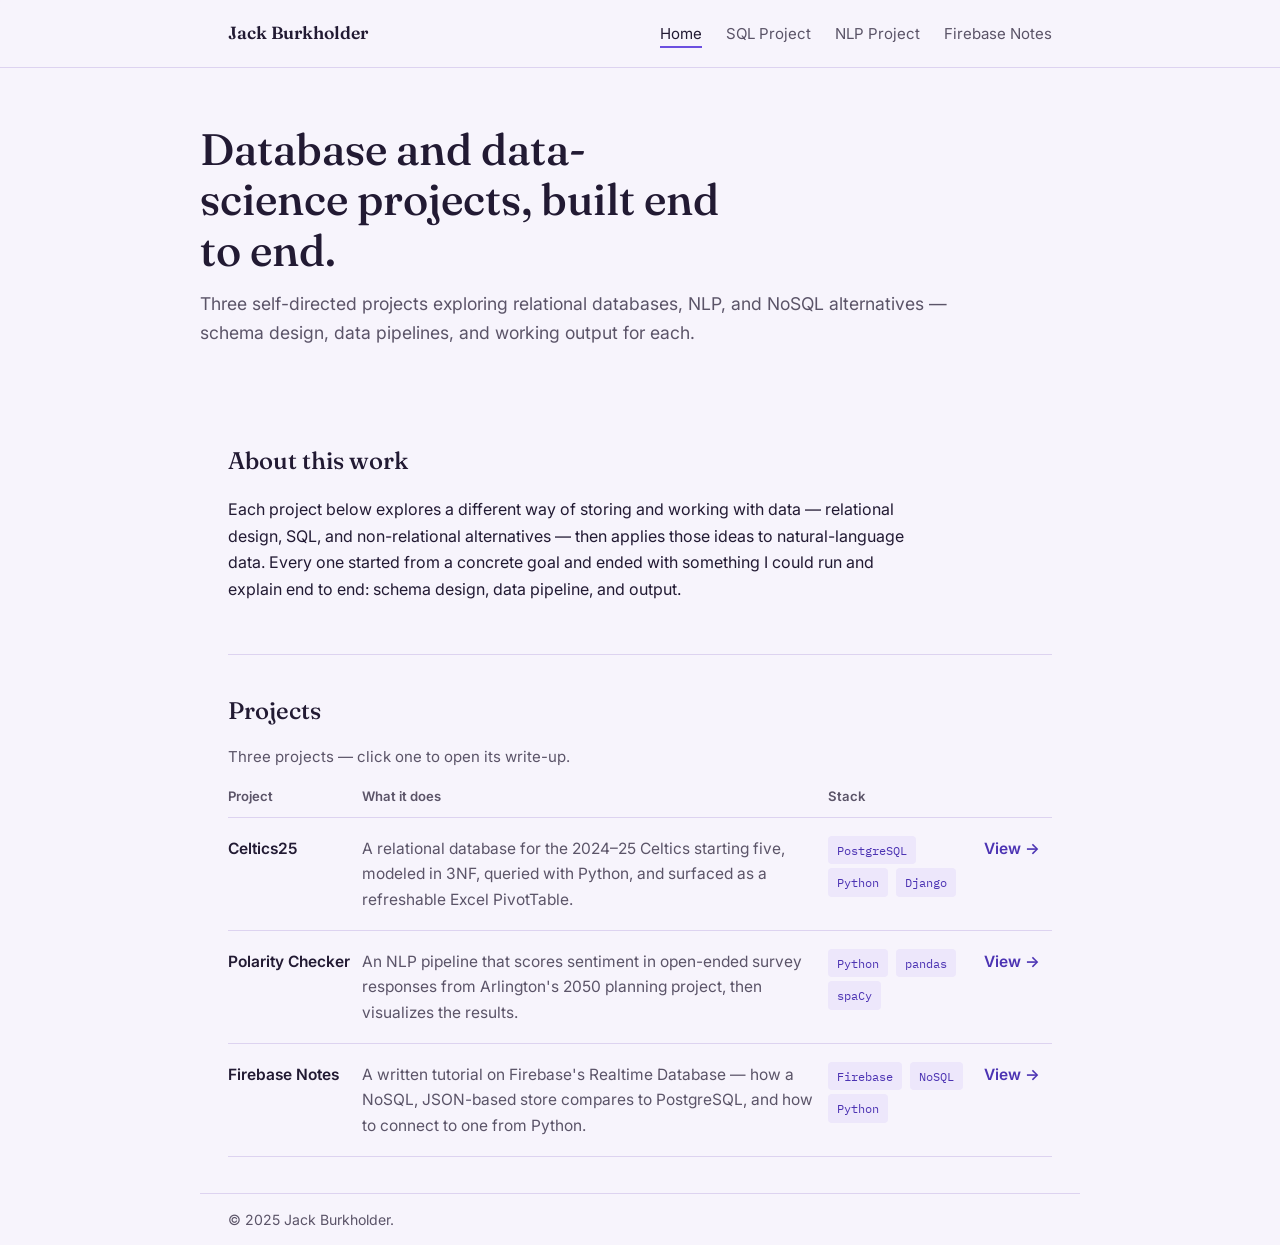
<file: index.html>
<!-- index.html -->
<!DOCTYPE html>
<html lang="en">
<head>
  <meta charset="UTF-8" />
  <meta name="viewport" content="width=device-width, initial-scale=1.0" />
  <title>Jack Burkholder — Database &amp; Data Science Portfolio</title>
  <link rel="preconnect" href="https://fonts.googleapis.com">
  <link rel="preconnect" href="https://fonts.gstatic.com" crossorigin>
  <link href="https://fonts.googleapis.com/css2?family=Fraunces:opsz,wght@9..144,400;9..144,500;9..144,600&family=Inter:wght@400;500;600&family=IBM+Plex+Mono:wght@400;500&display=swap" rel="stylesheet">
  <link rel="stylesheet" href="styles.css">
</head>
<body>

  <nav class="site-nav">
    <div class="wrap">
      <a class="wordmark" href="index.html">Jack Burkholder</a>
      <ul>
        <li><a href="index.html" aria-current="page">Home</a></li>
        <li><a href="celtics25.html">SQL Project</a></li>
        <li><a href="polarity-checker.html">NLP Project</a></li>
        <li><a href="firebase-tutorial.html">Firebase Notes</a></li>
      </ul>
    </div>
  </nav>

  <header class="hero wrap">
    <h1>Database and data-science projects, built end to end.</h1>
    <p class="tagline">Three self-directed projects exploring relational databases, NLP, and NoSQL alternatives — schema design, data pipelines, and working output for each.</p>
  </header>

  <main class="wrap">
    <section id="about">
      <h2>About this work</h2>
      <div class="lede-block">
        <p>Each project below explores a different way of storing and working with data — relational design, SQL, and non-relational alternatives — then applies those ideas to natural-language data. Every one started from a concrete goal and ended with something I could run and explain end to end: schema design, data pipeline, and output.</p>
      </div>
    </section>

    <section id="projects">
      <h2>Projects</h2>
      <p class="records-note">Three projects — click one to open its write-up.</p>
      <table class="records">
        <thead>
          <tr>
            <th scope="col">Project</th>
            <th scope="col">What it does</th>
            <th scope="col">Stack</th>
            <th scope="col"></th>
          </tr>
        </thead>
        <tbody>
          <tr>
            <td class="rec-name">Celtics25</td>
            <td class="rec-desc">A relational database for the 2024–25 Celtics starting five, modeled in 3NF, queried with Python, and surfaced as a refreshable Excel PivotTable.</td>
            <td>
              <ul class="stack">
                <li>PostgreSQL</li>
                <li>Python</li>
                <li>Django</li>
              </ul>
            </td>
            <td class="rec-link"><a href="celtics25.html">View →</a></td>
          </tr>
          <tr>
            <td class="rec-name">Polarity Checker</td>
            <td class="rec-desc">An NLP pipeline that scores sentiment in open-ended survey responses from Arlington's 2050 planning project, then visualizes the results.</td>
            <td>
              <ul class="stack">
                <li>Python</li>
                <li>pandas</li>
                <li>spaCy</li>
              </ul>
            </td>
            <td class="rec-link"><a href="polarity-checker.html">View →</a></td>
          </tr>
          <tr>
            <td class="rec-name">Firebase Notes</td>
            <td class="rec-desc">A written tutorial on Firebase's Realtime Database — how a NoSQL, JSON-based store compares to PostgreSQL, and how to connect to one from Python.</td>
            <td>
              <ul class="stack">
                <li>Firebase</li>
                <li>NoSQL</li>
                <li>Python</li>
              </ul>
            </td>
            <td class="rec-link"><a href="firebase-tutorial.html">View →</a></td>
          </tr>
        </tbody>
      </table>
    </section>
  </main>

  <footer class="wrap">
    <p>&copy; 2025 Jack Burkholder.</p>
  </footer>

</body>
</html>
</file>
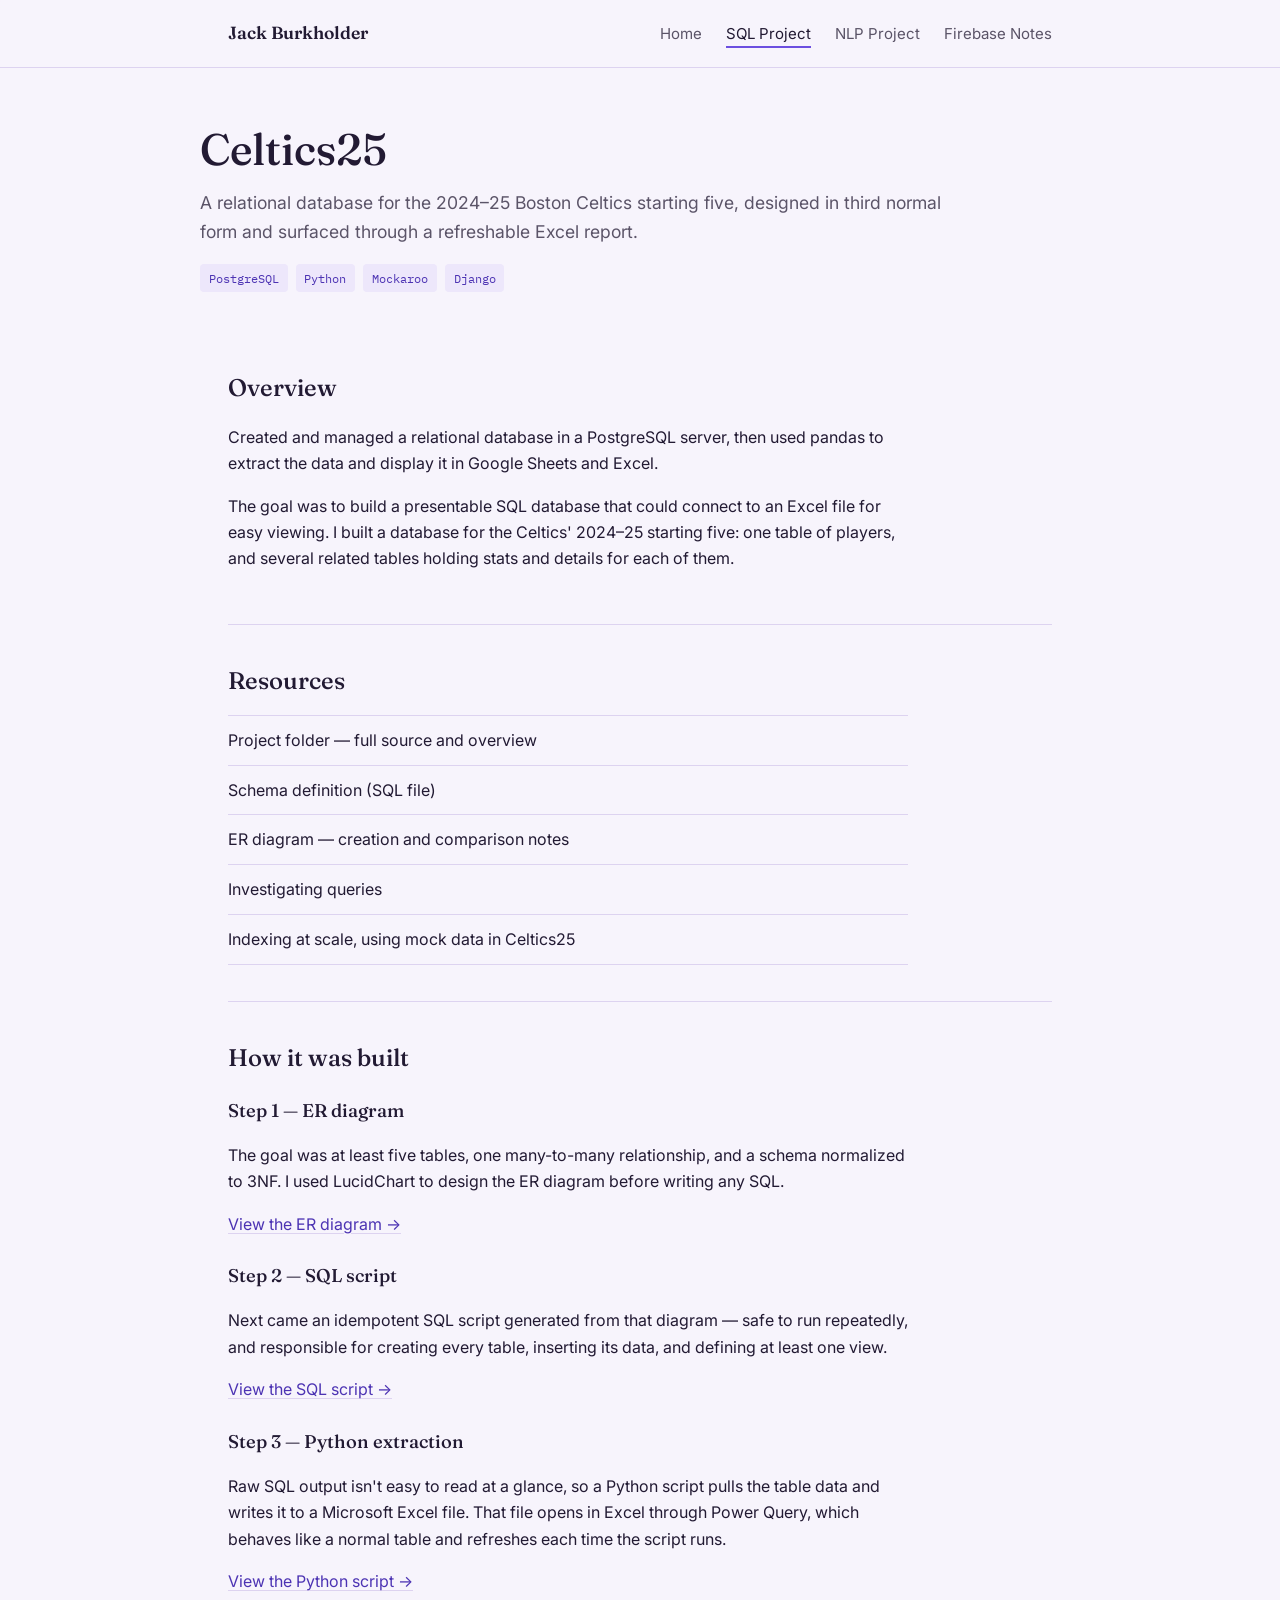
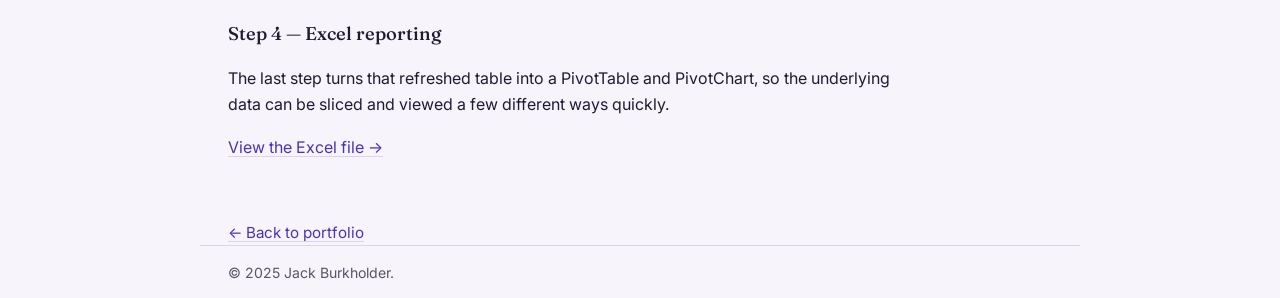
<file: celtics25.html>
<!DOCTYPE html>
<html lang="en">
<head>
  <meta charset="UTF-8" />
  <meta name="viewport" content="width=device-width, initial-scale=1.0"/>
  <title>Celtics25 — Jack Burkholder</title>
  <link rel="preconnect" href="https://fonts.googleapis.com">
  <link rel="preconnect" href="https://fonts.gstatic.com" crossorigin>
  <link href="https://fonts.googleapis.com/css2?family=Fraunces:opsz,wght@9..144,400;9..144,500;9..144,600&family=Inter:wght@400;500;600&family=IBM+Plex+Mono:wght@400;500&display=swap" rel="stylesheet">
  <link rel="stylesheet" href="styles.css">
</head>
<body>

  <nav class="site-nav">
    <div class="wrap">
      <a class="wordmark" href="index.html">Jack Burkholder</a>
      <ul>
        <li><a href="index.html">Home</a></li>
        <li><a href="celtics25.html" aria-current="page">SQL Project</a></li>
        <li><a href="polarity-checker.html">NLP Project</a></li>
        <li><a href="firebase-tutorial.html">Firebase Notes</a></li>
      </ul>
    </div>
  </nav>

  <header class="hero wrap">
    <h1>Celtics25</h1>
    <p class="tagline">A relational database for the 2024–25 Boston Celtics starting five, designed in third normal form and surfaced through a refreshable Excel report.</p>
    <ul class="stack">
      <li>PostgreSQL</li>
      <li>Python</li>
      <li>Mockaroo</li>
      <li>Django</li>
    </ul>
  </header>

  <main class="wrap">

    <section id="overview">
      <h2>Overview</h2>
      <div class="lede-block">
        <p>Created and managed a relational database in a PostgreSQL server, then used pandas to extract the data and display it in Google Sheets and Excel.</p>
        <p>The goal was to build a presentable SQL database that could connect to an Excel file for easy viewing. I built a database for the Celtics' 2024–25 starting five: one table of players, and several related tables holding stats and details for each of them.</p>
      </div>
    </section>

    <section id="resources">
      <h2>Resources</h2>
      <ul class="resources">
        <li><a href="https://github.com/jackaaburk/ITE140/tree/main/Celtics25SQLProject">Project folder — full source and overview</a></li>
        <li><a href="https://github.com/jackaaburk/ITE256/blob/main/Celtics25models.py">Schema definition (SQL file)</a></li>
        <li><a href="https://github.com/jackaaburk/ITE256/blob/main/Q3InvestiageTables.md">ER diagram — creation and comparison notes</a></li>
        <li><a href="https://github.com/jackaaburk/ITE256/blob/main/Q4InvestigateQueries.md">Investigating queries</a></li>
        <li><a href="https://github.com/jackaaburk/ITE256/blob/main/UseTheIndexDjango.md">Indexing at scale, using mock data in Celtics25</a></li>
      </ul>
    </section>

    <section id="build">
      <h2>How it was built</h2>

      <h3 style="font-family:var(--font-display); font-weight:500; font-size:1.15rem; margin-bottom:0.5rem;">Step 1 — ER diagram</h3>
      <p>The goal was at least five tables, one many-to-many relationship, and a schema normalized to 3NF. I used LucidChart to design the ER diagram before writing any SQL.</p>
      <p><a href="https://github.com/jackaaburk/ITE140/blob/main/Celtics25SQLProject/Celtics25ER.png">View the ER diagram →</a></p>

      <h3 style="font-family:var(--font-display); font-weight:500; font-size:1.15rem; margin: 1.5rem 0 0.5rem;">Step 2 — SQL script</h3>
      <p>Next came an idempotent SQL script generated from that diagram — safe to run repeatedly, and responsible for creating every table, inserting its data, and defining at least one view.</p>
      <p><a href="https://github.com/jackaaburk/ITE140/blob/main/Celtics25SQLProject/Celtics25SQL.sql">View the SQL script →</a></p>

      <h3 style="font-family:var(--font-display); font-weight:500; font-size:1.15rem; margin: 1.5rem 0 0.5rem;">Step 3 — Python extraction</h3>
      <p>Raw SQL output isn't easy to read at a glance, so a Python script pulls the table data and writes it to a Microsoft Excel file. That file opens in Excel through Power Query, which behaves like a normal table and refreshes each time the script runs.</p>
      <p><a href="https://github.com/jackaaburk/ITE140/blob/main/Celtics25SQLProject/SQLtoExcelCeltics25.py">View the Python script →</a></p>

      <h3 style="font-family:var(--font-display); font-weight:500; font-size:1.15rem; margin: 1.5rem 0 0.5rem;">Step 4 — Excel reporting</h3>
      <p>The last step turns that refreshed table into a PivotTable and PivotChart, so the underlying data can be sliced and viewed a few different ways quickly.</p>
      <p><a href="https://github.com/jackaaburk/ITE140/blob/main/Celtics25SQLProject/output.xlsx">View the Excel file →</a></p>
    </section>

  </main>

  <div class="wrap">
    <a class="back-link" href="index.html">← Back to portfolio</a>
  </div>

  <footer class="wrap">
    <p>&copy; 2025 Jack Burkholder.</p>
  </footer>

</body>
</html>
</file>
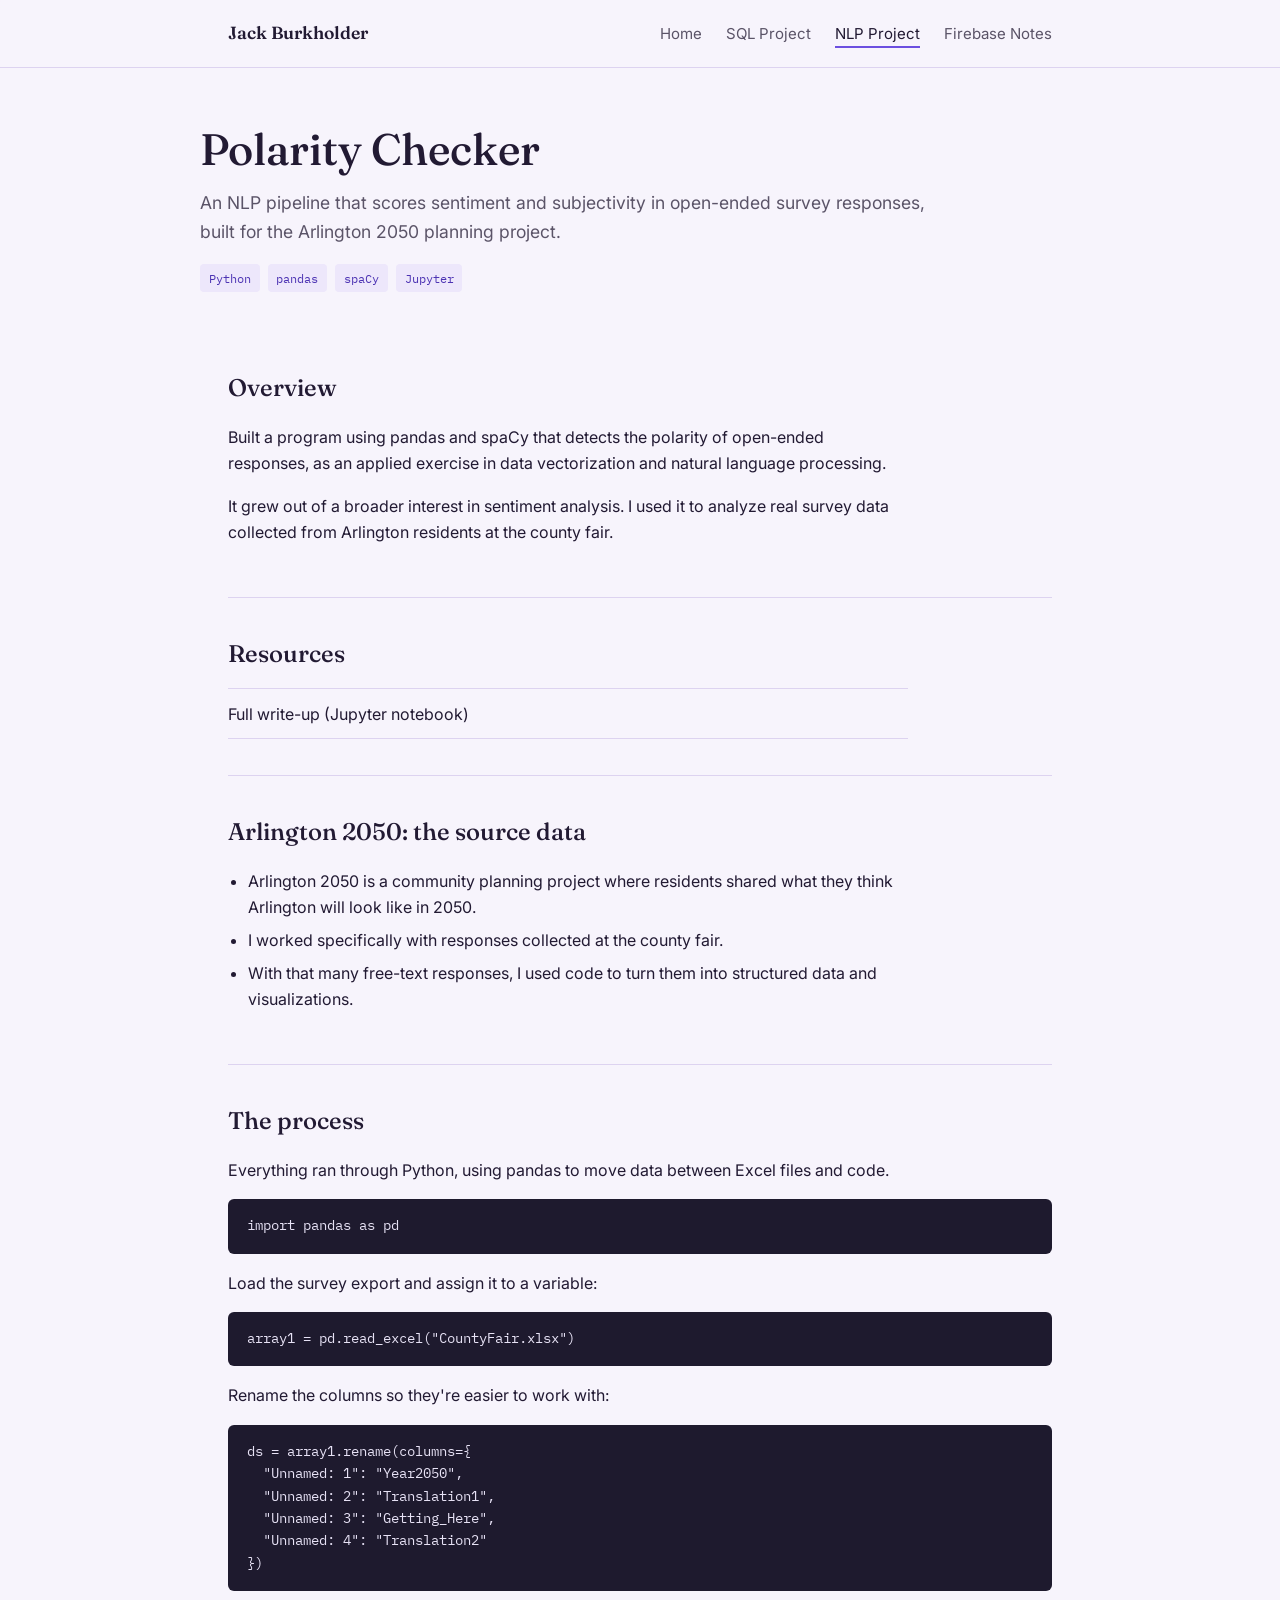
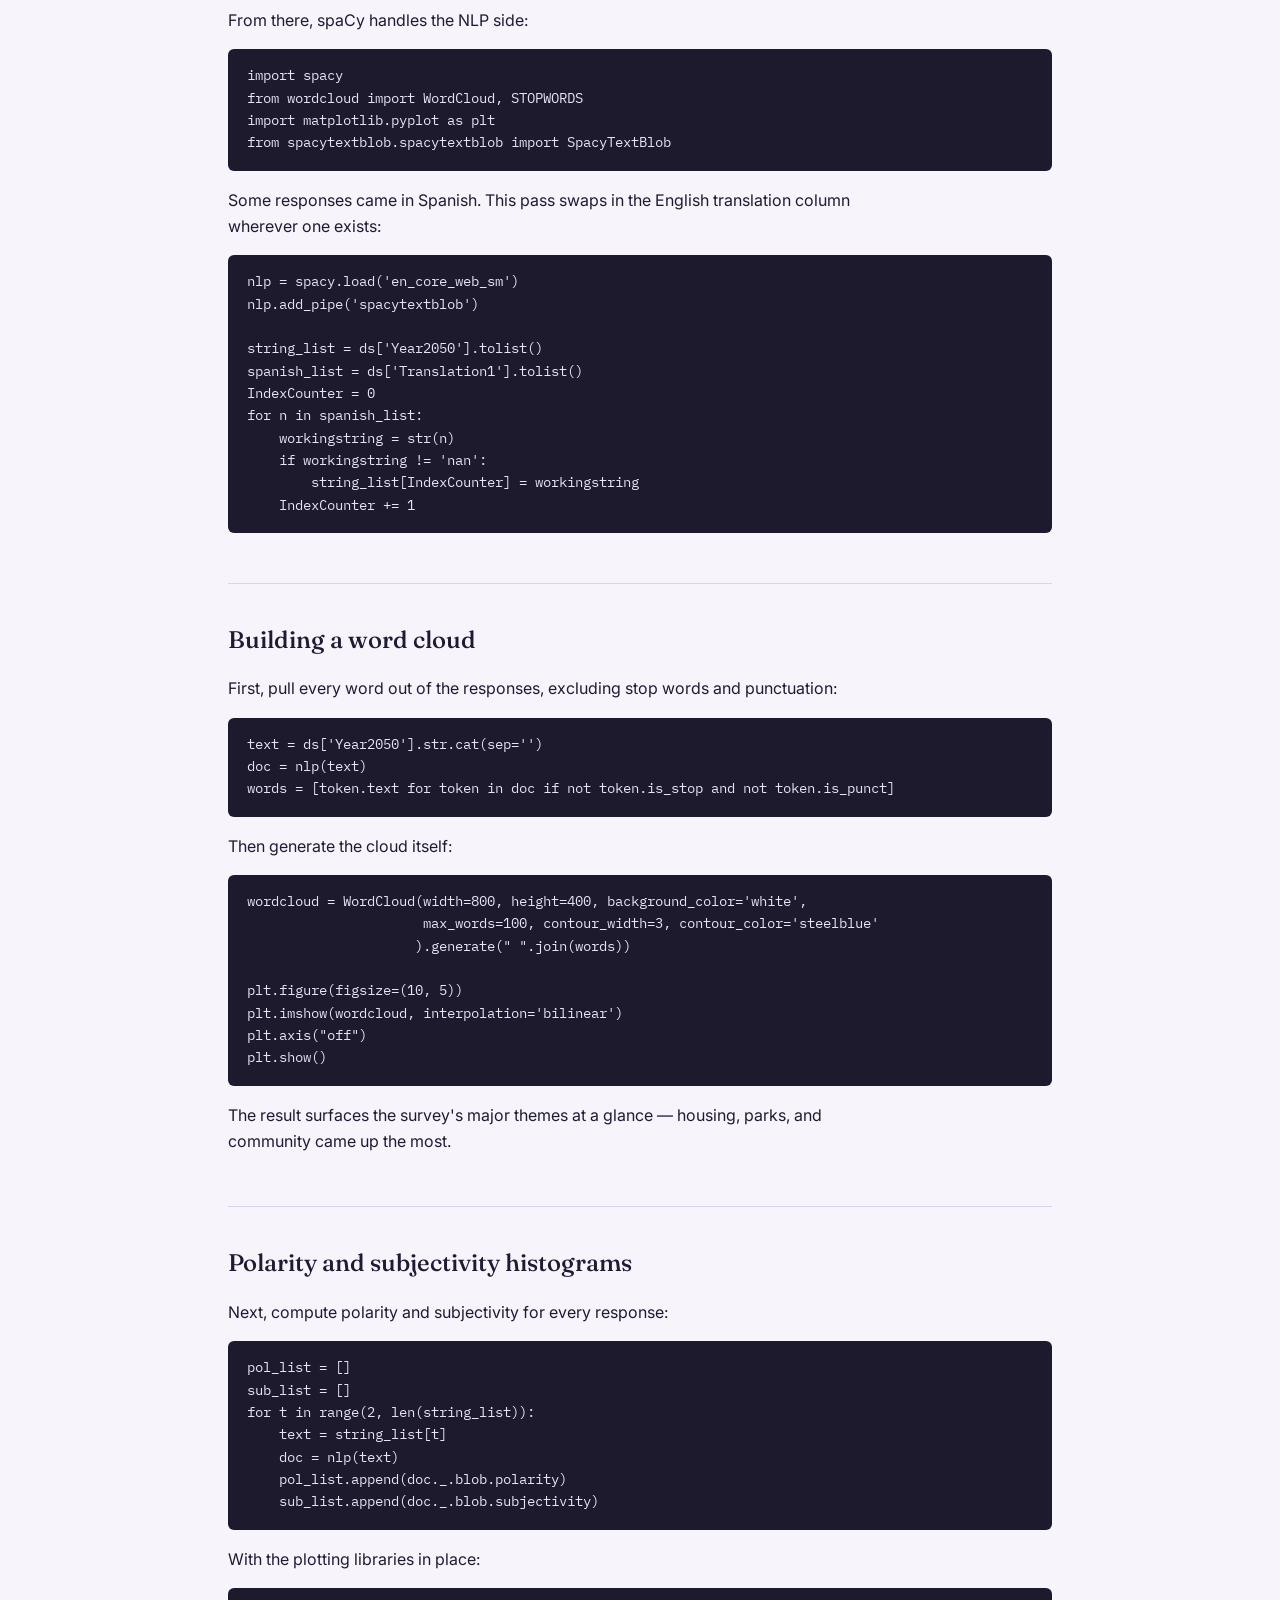
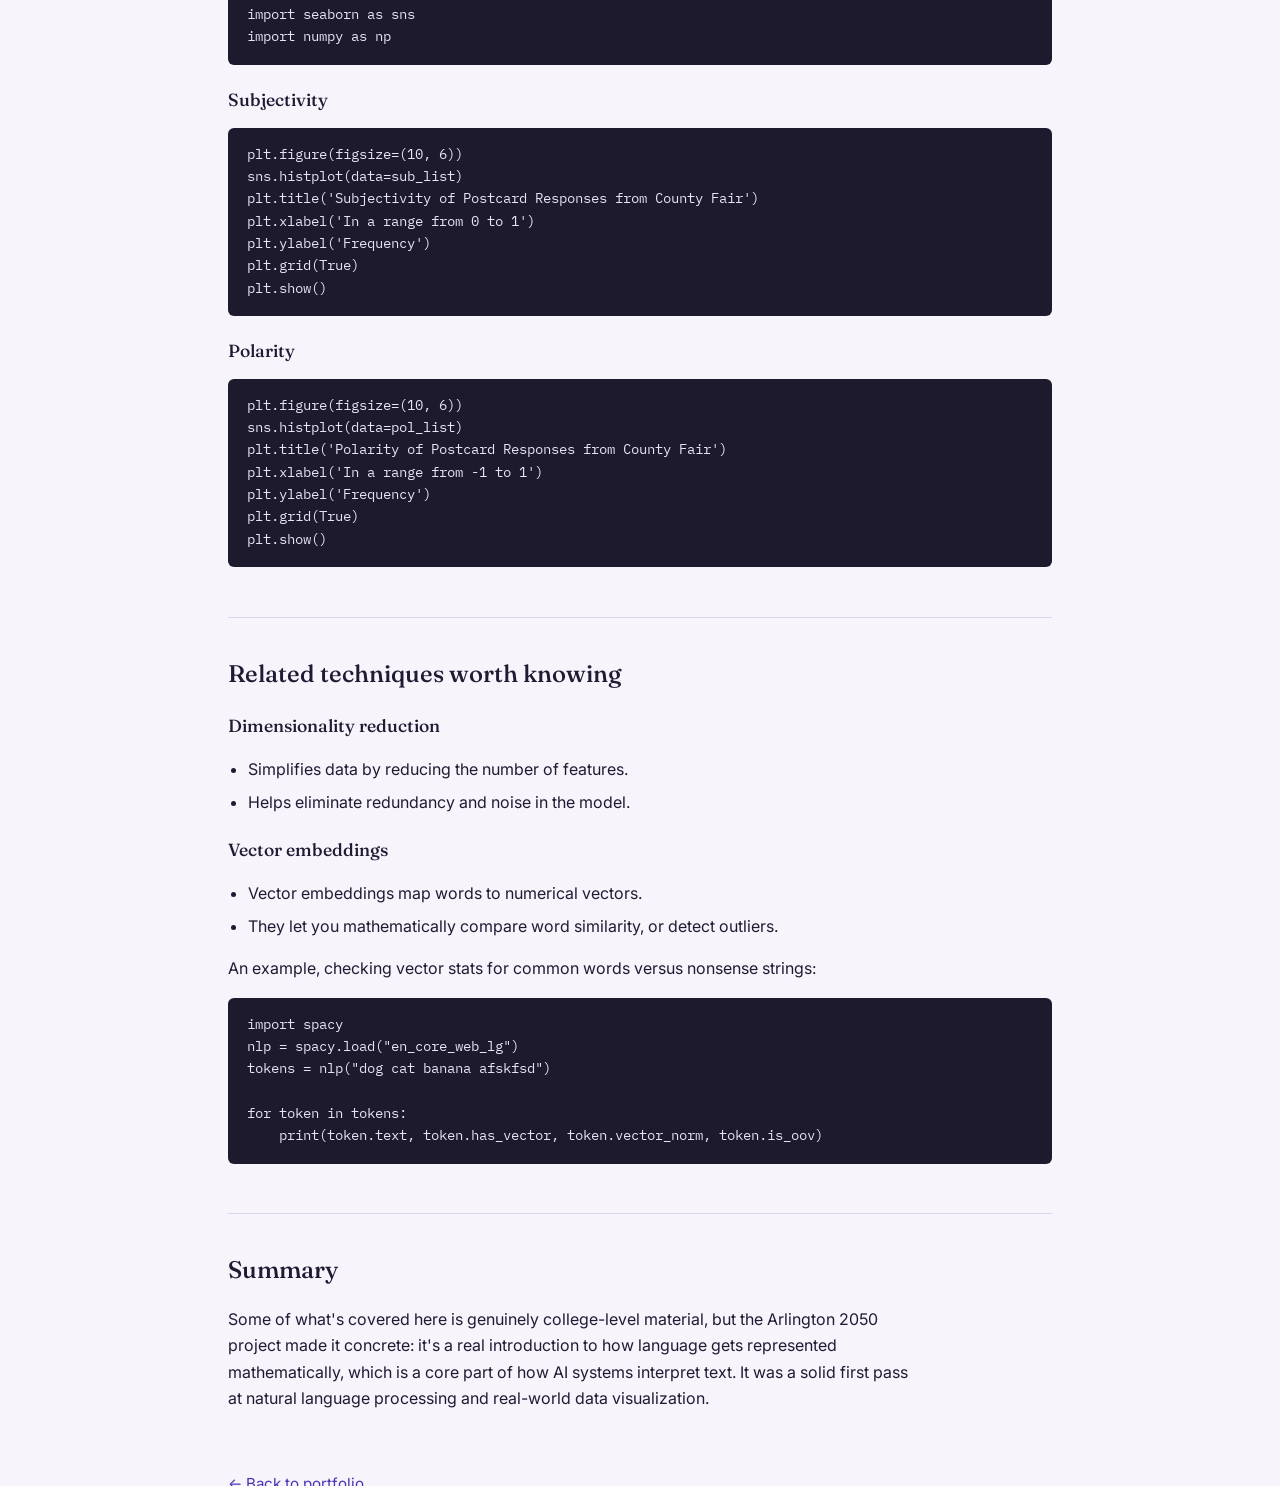
<file: polarity-checker.html>
<!DOCTYPE html>
<html lang="en">
<head>
  <meta charset="UTF-8" />
  <meta name="viewport" content="width=device-width, initial-scale=1.0"/>
  <title>Polarity Checker — Jack Burkholder</title>
  <link rel="preconnect" href="https://fonts.googleapis.com">
  <link rel="preconnect" href="https://fonts.gstatic.com" crossorigin>
  <link href="https://fonts.googleapis.com/css2?family=Fraunces:opsz,wght@9..144,400;9..144,500;9..144,600&family=Inter:wght@400;500;600&family=IBM+Plex+Mono:wght@400;500&display=swap" rel="stylesheet">
  <link rel="stylesheet" href="styles.css">
</head>
<body>

  <nav class="site-nav">
    <div class="wrap">
      <a class="wordmark" href="index.html">Jack Burkholder</a>
      <ul>
        <li><a href="index.html">Home</a></li>
        <li><a href="celtics25.html">SQL Project</a></li>
        <li><a href="polarity-checker.html" aria-current="page">NLP Project</a></li>
        <li><a href="firebase-tutorial.html">Firebase Notes</a></li>
      </ul>
    </div>
  </nav>

  <header class="hero wrap">
    <h1>Polarity Checker</h1>
    <p class="tagline">An NLP pipeline that scores sentiment and subjectivity in open-ended survey responses, built for the Arlington 2050 planning project.</p>
    <ul class="stack">
      <li>Python</li>
      <li>pandas</li>
      <li>spaCy</li>
      <li>Jupyter</li>
    </ul>
  </header>

  <main class="wrap">

    <section id="overview">
      <h2>Overview</h2>
      <div class="lede-block">
        <p>Built a program using pandas and spaCy that detects the polarity of open-ended responses, as an applied exercise in data vectorization and natural language processing.</p>
        <p>It grew out of a broader interest in sentiment analysis. I used it to analyze real survey data collected from Arlington residents at the county fair.</p>
      </div>
    </section>

    <section id="resources">
      <h2>Resources</h2>
      <ul class="resources">
        <li><a href="https://github.com/jackaaburk/ITE140/blob/main/Notes/2050Summary.ipynb">Full write-up (Jupyter notebook)</a></li>
      </ul>
    </section>

    <section id="background">
      <h2>Arlington 2050: the source data</h2>
      <ul class="plain">
        <li>Arlington 2050 is a community planning project where residents shared what they think Arlington will look like in 2050.</li>
        <li>I worked specifically with responses collected at the county fair.</li>
        <li>With that many free-text responses, I used code to turn them into structured data and visualizations.</li>
      </ul>
    </section>

    <section id="process">
      <h2>The process</h2>
      <p>Everything ran through Python, using pandas to move data between Excel files and code.</p>
<pre><code>import pandas as pd</code></pre>

      <p>Load the survey export and assign it to a variable:</p>
<pre><code>array1 = pd.read_excel("CountyFair.xlsx")</code></pre>

      <p>Rename the columns so they're easier to work with:</p>
<pre><code>ds = array1.rename(columns={
  "Unnamed: 1": "Year2050",
  "Unnamed: 2": "Translation1",
  "Unnamed: 3": "Getting_Here",
  "Unnamed: 4": "Translation2"
})</code></pre>

      <p>From there, spaCy handles the NLP side:</p>
<pre><code>import spacy
from wordcloud import WordCloud, STOPWORDS
import matplotlib.pyplot as plt
from spacytextblob.spacytextblob import SpacyTextBlob</code></pre>

      <p>Some responses came in Spanish. This pass swaps in the English translation column wherever one exists:</p>
<pre><code>nlp = spacy.load('en_core_web_sm')
nlp.add_pipe('spacytextblob')

string_list = ds['Year2050'].tolist()
spanish_list = ds['Translation1'].tolist()
IndexCounter = 0
for n in spanish_list:
    workingstring = str(n)
    if workingstring != 'nan':
        string_list[IndexCounter] = workingstring
    IndexCounter += 1</code></pre>
    </section>

    <section id="wordcloud">
      <h2>Building a word cloud</h2>
      <p>First, pull every word out of the responses, excluding stop words and punctuation:</p>
<pre><code>text = ds['Year2050'].str.cat(sep='')
doc = nlp(text)
words = [token.text for token in doc if not token.is_stop and not token.is_punct]</code></pre>

      <p>Then generate the cloud itself:</p>
<pre><code>wordcloud = WordCloud(width=800, height=400, background_color='white',
                      max_words=100, contour_width=3, contour_color='steelblue'
                     ).generate(" ".join(words))

plt.figure(figsize=(10, 5))
plt.imshow(wordcloud, interpolation='bilinear')
plt.axis("off")
plt.show()</code></pre>
      <p>The result surfaces the survey's major themes at a glance — housing, parks, and community came up the most.</p>
    </section>

    <section id="histograms">
      <h2>Polarity and subjectivity histograms</h2>
      <p>Next, compute polarity and subjectivity for every response:</p>
<pre><code>pol_list = []
sub_list = []
for t in range(2, len(string_list)):
    text = string_list[t]
    doc = nlp(text)
    pol_list.append(doc._.blob.polarity)
    sub_list.append(doc._.blob.subjectivity)</code></pre>

      <p>With the plotting libraries in place:</p>
<pre><code>import seaborn as sns
import numpy as np</code></pre>

      <h3 style="font-family:var(--font-display); font-weight:500; font-size:1.1rem; margin: 1.25rem 0 0.5rem;">Subjectivity</h3>
<pre><code>plt.figure(figsize=(10, 6))
sns.histplot(data=sub_list)
plt.title('Subjectivity of Postcard Responses from County Fair')
plt.xlabel('In a range from 0 to 1')
plt.ylabel('Frequency')
plt.grid(True)
plt.show()</code></pre>

      <h3 style="font-family:var(--font-display); font-weight:500; font-size:1.1rem; margin: 1.25rem 0 0.5rem;">Polarity</h3>
<pre><code>plt.figure(figsize=(10, 6))
sns.histplot(data=pol_list)
plt.title('Polarity of Postcard Responses from County Fair')
plt.xlabel('In a range from -1 to 1')
plt.ylabel('Frequency')
plt.grid(True)
plt.show()</code></pre>
    </section>

    <section id="other-methods">
      <h2>Related techniques worth knowing</h2>

      <h3 style="font-family:var(--font-display); font-weight:500; font-size:1.1rem; margin-bottom:0.5rem;">Dimensionality reduction</h3>
      <ul class="plain">
        <li>Simplifies data by reducing the number of features.</li>
        <li>Helps eliminate redundancy and noise in the model.</li>
      </ul>

      <h3 style="font-family:var(--font-display); font-weight:500; font-size:1.1rem; margin: 1.25rem 0 0.5rem;">Vector embeddings</h3>
      <ul class="plain">
        <li>Vector embeddings map words to numerical vectors.</li>
        <li>They let you mathematically compare word similarity, or detect outliers.</li>
      </ul>
      <p>An example, checking vector stats for common words versus nonsense strings:</p>
<pre><code>import spacy
nlp = spacy.load("en_core_web_lg") 
tokens = nlp("dog cat banana afskfsd")

for token in tokens:
    print(token.text, token.has_vector, token.vector_norm, token.is_oov)</code></pre>
    </section>

    <section id="summary">
      <h2>Summary</h2>
      <p>Some of what's covered here is genuinely college-level material, but the Arlington 2050 project made it concrete: it's a real introduction to how language gets represented mathematically, which is a core part of how AI systems interpret text. It was a solid first pass at natural language processing and real-world data visualization.</p>
    </section>

  </main>

  <div class="wrap">
    <a class="back-link" href="index.html">← Back to portfolio</a>
  </div>

  <footer class="wrap">
    <p>&copy; 2025 Jack Burkholder.</p>
  </footer>

</body>
</html>
</file>
<file: styles.css>
:root {
  --bg: #f7f4fc;
  --surface: #ffffff;
  --ink: #221a33;
  --ink-soft: #5b5468;
  --accent: #6c4fe0;
  --accent-ink: #4c33b3;
  --accent-soft: #ede7fb;
  --line: #ddd3f0;
  --code-bg: #1e1a2e;
  --code-text: #e7e2f5;
  --code-key: #b9a3ff;
 
  --font-display: "Fraunces", Georgia, serif;
  --font-body: "Inter", -apple-system, BlinkMacSystemFont, "Segoe UI", sans-serif;
  --font-mono: "IBM Plex Mono", ui-monospace, Menlo, Consolas, monospace;
 
  --measure: 68ch;
}
 
* { box-sizing: border-box; }
 
html { scroll-behavior: smooth; }
 
body {
  margin: 0;
  background: var(--bg);
  color: var(--ink);
  font-family: var(--font-body);
  font-size: 16px;
  line-height: 1.65;
}
 
a {
  color: var(--accent-ink);
  text-decoration-color: var(--line);
  text-underline-offset: 3px;
}
a:hover { text-decoration-color: currentColor; }
a:focus-visible, button:focus-visible {
  outline: 2px solid var(--accent);
  outline-offset: 2px;
}
 
img { max-width: 100%; }
 
/* ---------- layout shell ---------- */
 
.wrap {
  max-width: 880px;
  margin: 0 auto;
  padding: 0 1.75rem;
}
 
/* ---------- top nav ---------- */
 
.site-nav {
  position: sticky;
  top: 0;
  z-index: 20;
  background: rgba(247, 244, 252, 0.92);
  backdrop-filter: blur(6px);
  border-bottom: 1px solid var(--line);
}
 
.site-nav .wrap {
  display: flex;
  align-items: baseline;
  justify-content: space-between;
  flex-wrap: wrap;
  padding-top: 0.9rem;
  padding-bottom: 0.9rem;
}
 
.site-nav .wrap ul { margin-top: 0.5rem; }
 
.site-nav .wordmark {
  font-family: var(--font-display);
  font-weight: 600;
  font-size: 1.1rem;
  color: var(--ink);
  text-decoration: none;
}
 
.site-nav ul {
  list-style: none;
  display: flex;
  margin: 0;
  padding: 0;
  font-size: 0.94rem;
}
 
.site-nav li + li { margin-left: 1.5rem; }
 
.site-nav a {
  color: var(--ink-soft);
  text-decoration: none;
  padding-bottom: 3px;
  border-bottom: 2px solid transparent;
}
 
.site-nav a:hover { color: var(--ink); }
 
.site-nav a[aria-current="page"] {
  color: var(--ink);
  border-bottom-color: var(--accent);
}
 
/* ---------- hero / page header ---------- */
 
.hero {
  padding: 3.5rem 0 2.5rem;
}
 
.hero h1 {
  font-family: var(--font-display);
  font-weight: 500;
  font-size: clamp(2rem, 4vw, 2.75rem);
  line-height: 1.15;
  margin: 0 0 0.85rem;
  max-width: 18ch;
}
 
.hero .tagline {
  font-size: 1.1rem;
  color: var(--ink-soft);
  max-width: var(--measure);
  margin: 0 0 1.1rem;
}
 
.hero .lede {
  max-width: var(--measure);
  color: var(--ink-soft);
}
 
/* stack of technology pills, reused on index rows and project heroes */
 
.stack {
  display: flex;
  flex-wrap: wrap;
  margin: -0.25rem 0 0;
  padding: 0;
  list-style: none;
}
 
.stack li {
  font-family: var(--font-mono);
  font-size: 0.78rem;
  color: var(--accent-ink);
  background: var(--accent-soft);
  border-radius: 4px;
  padding: 0.25rem 0.55rem;
  margin: 0.25rem 0.5rem 0 0;
}
 
/* ---------- content sections ---------- */
 
section { padding: 2.25rem 0; }
 
section + section { border-top: 1px solid var(--line); }
 
h2 {
  font-family: var(--font-display);
  font-weight: 500;
  font-size: 1.5rem;
  margin: 0 0 0.9rem;
}
 
section > h2:not(:first-child) { margin-top: 0.25rem; }
 
p { max-width: var(--measure); }
 
.lede-block p + p { margin-top: 0.9rem; }
 
ul.plain, ol.plain {
  max-width: var(--measure);
  padding-left: 1.25rem;
}
ul.plain li, ol.plain li { margin-bottom: 0.4rem; }
 
blockquote {
  margin: 1.25rem 0;
  padding: 0.2rem 0 0.2rem 1.1rem;
  border-left: 3px solid var(--accent);
  max-width: var(--measure);
  color: var(--ink-soft);
  font-style: italic;
}
 
/* ---------- project index: table of records ---------- */
 
.records {
  width: 100%;
  border-collapse: collapse;
  font-size: 0.97rem;
}
 
.records-note {
  color: var(--ink-soft);
  margin: 0 0 1rem;
  font-size: 0.94rem;
}
 
.records th {
  text-align: left;
  font-weight: 600;
  color: var(--ink-soft);
  font-size: 0.82rem;
  padding: 0 0.75rem 0.6rem 0;
  border-bottom: 1px solid var(--line);
}
 
.records td {
  padding: 1.1rem 0.75rem 1.1rem 0;
  border-bottom: 1px solid var(--line);
  vertical-align: top;
}
 
.records tr:hover td { background: var(--accent-soft); }
 
.records .rec-name {
  font-weight: 600;
  white-space: nowrap;
}
 
.records .rec-desc { color: var(--ink-soft); }
 
.records .rec-link a {
  white-space: nowrap;
  font-weight: 600;
  text-decoration: none;
}
.records .rec-link a:hover { text-decoration: underline; }
 
@media (max-width: 640px) {
  .records thead { display: none; }
  .records, .records tbody, .records tr, .records td {
    display: block;
    width: 100%;
  }
  .records tr { padding: 1rem 0; border-bottom: 1px solid var(--line); }
  .records td { border: none; padding: 0.2rem 0; }
  .records .rec-link { margin-top: 0.5rem; }
}
 
/* ---------- resource list on project pages ---------- */
 
.resources {
  list-style: none;
  margin: 0;
  padding: 0;
  max-width: var(--measure);
}
 
.resources li {
  border-top: 1px solid var(--line);
}
.resources li:last-child { border-bottom: 1px solid var(--line); }
 
.resources a {
  display: block;
  padding: 0.7rem 0;
  text-decoration: none;
  color: var(--ink);
}
 
.resources a:hover { color: var(--accent-ink); }
 
.resources a::after {
  content: "";
}
 
/* ---------- code ---------- */
 
pre {
  background: var(--code-bg);
  color: var(--code-text);
  padding: 1rem 1.2rem;
  border-radius: 6px;
  overflow-x: auto;
  font-size: 0.86rem;
  line-height: 1.55;
}
 
code {
  font-family: var(--font-mono);
}
 
p code, li code {
  background: var(--accent-soft);
  color: var(--accent-ink);
  padding: 0.1rem 0.35rem;
  border-radius: 4px;
  font-size: 0.88em;
}
 
/* ---------- comparison table (firebase page) ---------- */
 
.data-table {
  width: 100%;
  border-collapse: collapse;
  margin: 1.25rem 0;
  font-size: 0.92rem;
}
 
.data-table th, .data-table td {
  text-align: left;
  padding: 0.6rem 0.8rem;
  border: 1px solid var(--line);
}
 
.data-table thead th {
  background: var(--accent-soft);
  color: var(--accent-ink);
}
 
.data-table tbody tr:nth-child(even) { background: #fbfaff; }
 
/* ---------- footer ---------- */
 
.back-link {
  display: inline-block;
  margin: 0.5rem 0 0;
  font-size: 0.95rem;
}
 
footer {
  border-top: 1px solid var(--line);
  margin-top: 3rem;
  padding: 1.75rem 0 2.5rem;
  color: var(--ink-soft);
  font-size: 0.88rem;
}
</file>
